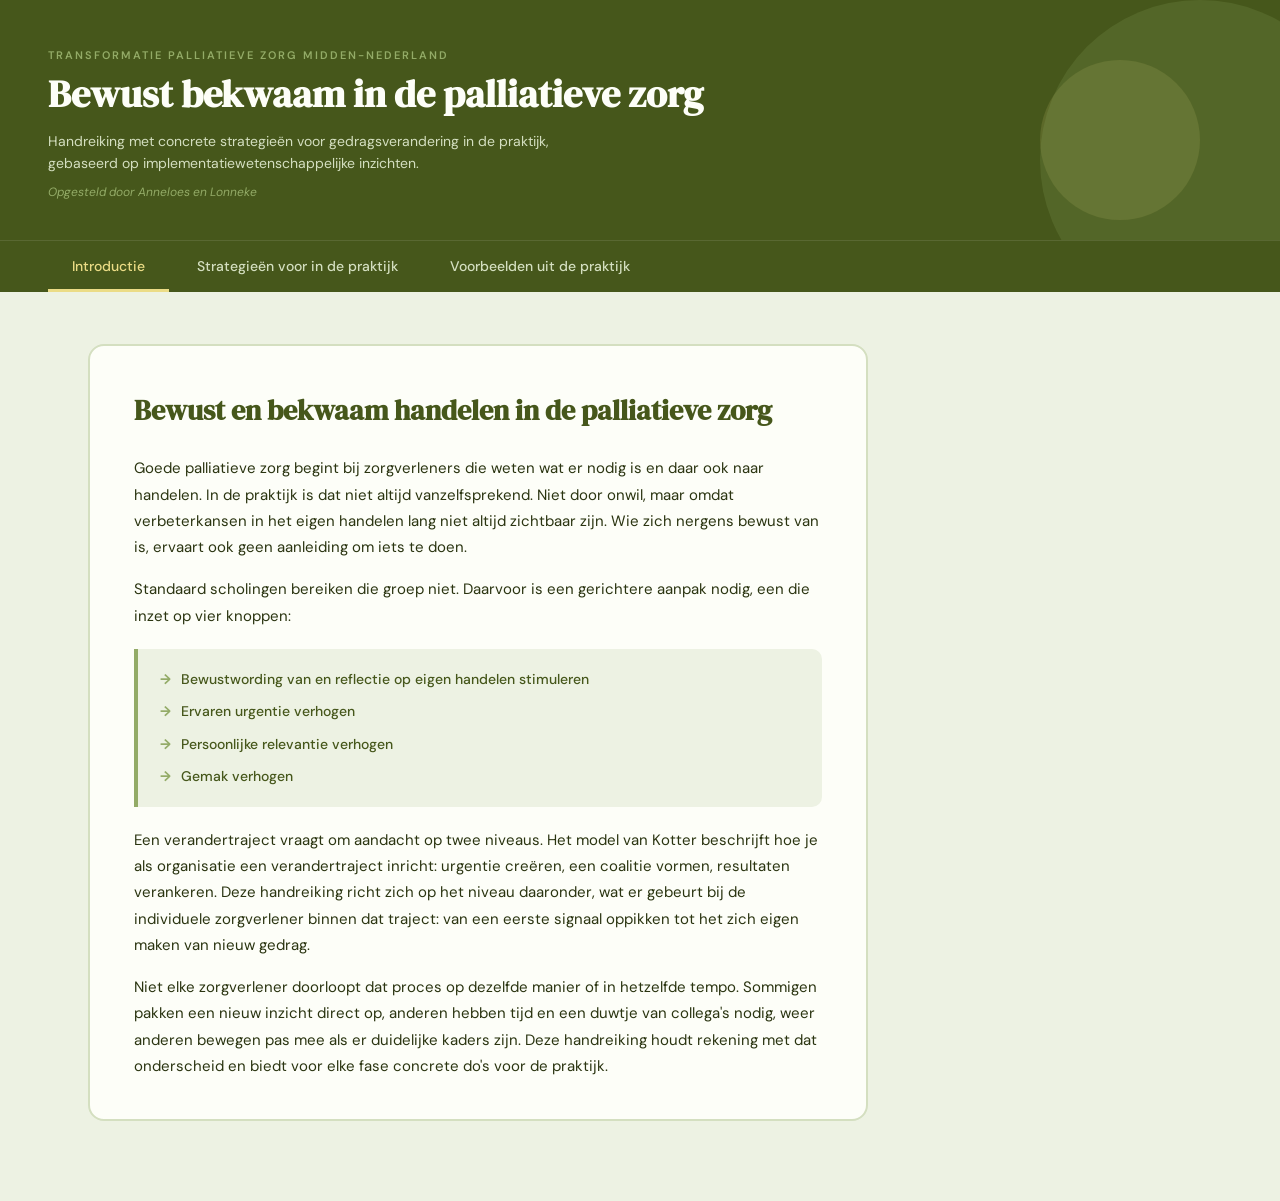
<file: index.html>
<!DOCTYPE html>
<html lang="nl">
<head>
<meta charset="UTF-8">
<meta name="viewport" content="width=device-width, initial-scale=1.0">
<title>Bewust bekwaam in de palliatieve zorg – Handreiking voor transformatieaanjagers</title>
<link rel="stylesheet" href="style.css">
</head>
<body>

<div class="page-header">
  <div class="header-label">Transformatie Palliatieve Zorg Midden-Nederland</div>
  <h1>Bewust bekwaam in de palliatieve zorg</h1>
  <p class="header-sub">Handreiking met concrete strategieën voor gedragsverandering in de praktijk, gebaseerd op implementatiewetenschappelijke inzichten.</p>
  <p class="header-authors">Opgesteld door Anneloes en Lonneke</p>
</div>

<div class="tabs-bar">
  <button class="tab-btn active" onclick="switchTab('intro', this)">Introductie</button>
  <button class="tab-btn" onclick="switchTab('theorie', this)">Strategieën voor in de praktijk</button>
  <button class="tab-btn" onclick="switchTab('voorbeelden', this)">Voorbeelden uit de praktijk</button>
</div>

<!-- ===== INTRO ===== -->
<div class="tab-panel active" id="tab-intro">
  <div class="section-wrap">
    <div class="intro-card">
      <h2>Bewust en bekwaam handelen in de palliatieve zorg</h2>
      <p>Goede palliatieve zorg begint bij zorgverleners die weten wat er nodig is en daar ook naar handelen. In de praktijk is dat niet altijd vanzelfsprekend. Niet door onwil, maar omdat verbeterkansen in het eigen handelen lang niet altijd zichtbaar zijn. Wie zich nergens bewust van is, ervaart ook geen aanleiding om iets te doen.</p>
      <p>Standaard scholingen bereiken die groep niet. Daarvoor is een gerichtere aanpak nodig, een die inzet op vier knoppen:</p>
      <div class="vier-knoppen">
        <ul>
          <li>Bewustwording van en reflectie op eigen handelen stimuleren</li>
          <li>Ervaren urgentie verhogen</li>
          <li>Persoonlijke relevantie verhogen</li>
          <li>Gemak verhogen</li>
        </ul>
      </div>
      <p>Een verandertraject vraagt om aandacht op twee niveaus. Het model van Kotter beschrijft hoe je als organisatie een verandertraject inricht: urgentie creëren, een coalitie vormen, resultaten verankeren. Deze handreiking richt zich op het niveau daaronder, wat er gebeurt bij de individuele zorgverlener binnen dat traject: van een eerste signaal oppikken tot het zich eigen maken van nieuw gedrag.</p>
      <p>Niet elke zorgverlener doorloopt dat proces op dezelfde manier of in hetzelfde tempo. Sommigen pakken een nieuw inzicht direct op, anderen hebben tijd en een duwtje van collega's nodig, weer anderen bewegen pas mee als er duidelijke kaders zijn. Deze handreiking houdt rekening met dat onderscheid en biedt voor elke fase concrete do's voor de praktijk.</p>
    </div>
  </div>
</div>

<!-- ===== THEORETISCH KADER ===== -->
<div class="tab-panel" id="tab-theorie">
  <div class="section-wrap">
    <div class="section-title">
      <div class="section-num">1</div>
      <div>
        <h2>Vijf fasen van gedragsverandering</h2>
        <div class="section-source">Bron: Wensing &amp; Grol (2020), Tabel 10.1, p. 199 – klik op een fase voor barrières en bijpassende do's</div>
      </div>
    </div>

    <div class="fasen-track" id="fasenTrack">
      <div class="fase-card" onclick="toggleFase(0)"><div class="fase-inner"><div class="fase-nr">Fase 1</div><span class="fase-icon">👁️</span><div class="fase-naam">Oriëntatie</div><div class="fase-beschrijving">Iets voor het eerst zien of horen</div></div></div>
      <div class="fase-card" onclick="toggleFase(1)"><div class="fase-inner"><div class="fase-nr">Fase 2</div><span class="fase-icon">🔍</span><div class="fase-naam">Inzicht</div><div class="fase-beschrijving">Eigen gedrag onder de loep</div></div></div>
      <div class="fase-card" onclick="toggleFase(2)"><div class="fase-inner"><div class="fase-nr">Fase 3</div><span class="fase-icon">⚖️</span><div class="fase-naam">Acceptatie</div><div class="fase-beschrijving">Afweging, twijfel overwinnen</div></div></div>
      <div class="fase-card" onclick="toggleFase(3)"><div class="fase-inner"><div class="fase-nr">Fase 4</div><span class="fase-icon">🔄</span><div class="fase-naam">Verandering</div><div class="fase-beschrijving">Daadwerkelijk anders doen</div></div></div>
      <div class="fase-card" onclick="toggleFase(4)"><div class="fase-inner"><div class="fase-nr">Fase 5</div><span class="fase-icon">🏛️</span><div class="fase-naam">Borging</div><div class="fase-beschrijving">Nieuwe gewoonte, ingebed in organisatie</div></div></div>
    </div>

    <div class="fase-detail" id="faseDetail">
      <div class="barriere-sectie">
        <div class="barriere-label">Barrières</div>
        <div class="barriere-tags" id="barriereTags"></div>
      </div>
      <div id="strategieGroepen"></div>
    </div>
    <p class="detail-hint" id="detailHint">Klik op een fase voor barrières en strategieën</p>
  </div>

  <div class="bron-footer">
    <p><strong>Bronnen theoretisch kader:</strong> Wensing, M., &amp; Grol, R. (2020). <em>Improving Patient Care: The Implementation of Change in Health Care</em> (3e editie). Wiley. Hoofdstuk 10, Tabel 10.1 (p. 199) en Tabel 10.2 (p. 202).<br>
    Tabel 10.2 gebaseerd op: Green, L.W., et al. (1989); Grol, R. (1992); Rogers, E.M. (2003). <em>Diffusion of Innovations</em> (5e editie). Free Press.<br>
    <em>Noot: de koppeling tussen strategieën en do's is indicatief. Wensing &amp; Grol (2020, p. 191) benadrukken dat er geen eenduidige één-op-één relatie bestaat tussen barrières en strategieën.</em></p>
  </div>
</div>


<!-- ===== VOORBEELDEN ===== -->
<div class="tab-panel" id="tab-voorbeelden">
  <div class="section-wrap">
    <div class="section-title">
      <div class="section-num">★</div>
      <div>
        <h2>Voorbeelden uit de praktijk</h2>
        <div class="section-source">Ervaringen van instellingen — inspirerend en leerzaam</div>
      </div>
    </div>
    <div class="vb-filters" id="vbFilters"></div>
    <div class="vb-grid" id="vbGrid"></div>

    <div class="vb-inzend-sectie">
      <div class="vb-inzend-header">
        <div>
          <div class="vb-inzend-vraag">Heb je zelf een voorbeeld?</div>
          <div class="vb-inzend-sub">Deel je ervaring — inspirerend of leerzaam</div>
        </div>
        <button class="vb-inzend-btn" onclick="toggleVbForm()">✉ Stuur een voorbeeld in</button>
      </div>
      <div class="vb-inzend-form" id="vbForm">
        <div class="vb-form-grid">
          <div class="vb-form-veld">
            <label>Titel</label>
            <input type="text" id="vbTitel" placeholder="Korte omschrijving van het voorbeeld">
          </div>
          <div class="vb-form-veld">
            <label>Instelling</label>
            <input type="text" id="vbInstelling" placeholder="Naam van de instelling">
          </div>
          <div class="vb-form-veld">
            <label>E-mailadres <span class="vb-form-optioneel">(optioneel, voor contact)</span></label>
            <input type="email" id="vbEmail" placeholder="uw.naam@instelling.nl">
          </div>
          <div class="vb-form-veld">
            <label>Type</label>
            <div class="vb-radio-groep">
              <label><input type="radio" name="vbType" value="inspirerend"> Inspirerend</label>
              <label><input type="radio" name="vbType" value="aandachtspunt"> Aandachtspunt</label>
            </div>
          </div>
          <div class="vb-form-veld">
            <label>Fase</label>
            <select id="vbFase">
              <option value="">Kies een fase...</option>
              <option>Oriëntatie</option>
              <option>Inzicht</option>
              <option>Acceptatie</option>
              <option>Verandering</option>
              <option>Borging</option>
            </select>
          </div>
          <div class="vb-form-veld vb-form-breed">
            <label>Strategie <span class="vb-form-optioneel">(optioneel)</span></label>
            <select id="vbStrategie"></select>
          </div>
          <div class="vb-form-veld vb-form-breed">
            <label>Beschrijving</label>
            <textarea id="vbBeschrijving" rows="4" placeholder="Wat er gebeurde, wat het opleverde of wat je ervan leerde..."></textarea>
          </div>
        </div>
        <div class="vb-form-acties">
          <button class="vb-verzend-btn" onclick="verstuurVoorbeeldMail()">Verstuur via e-mail →</button>
          <button class="vb-annuleer-btn" onclick="toggleVbForm()">Annuleer</button>
        </div>
      </div>
    </div>
  </div>
</div>

<script src="script.js" defer></script>
</body>
</html>
</file>
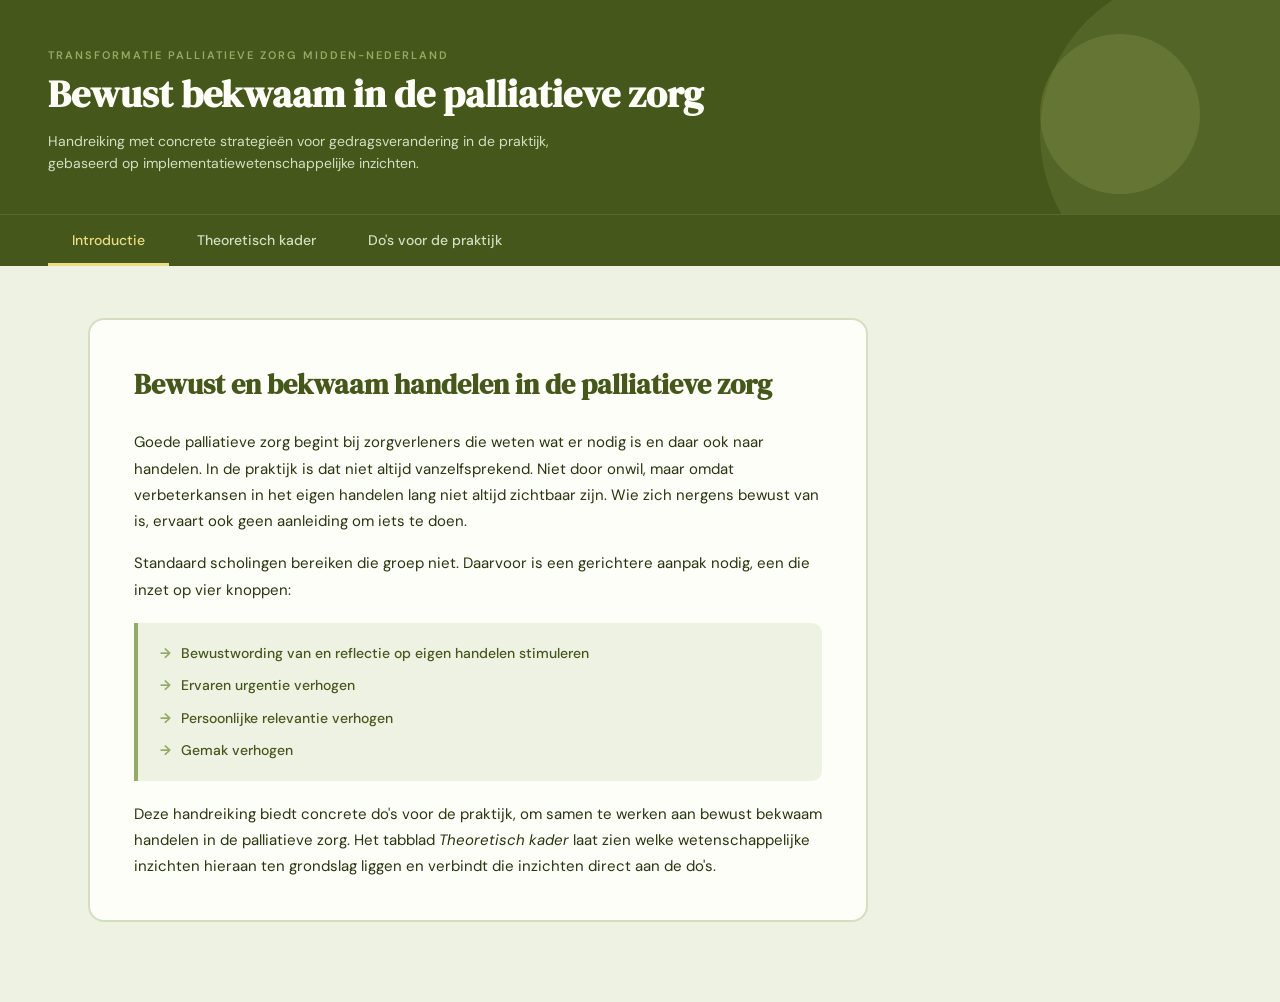
<file: TPZ_handreiking_v3_1.html>
<!DOCTYPE html>
<html lang="nl">
<head>
<meta charset="UTF-8">
<meta name="viewport" content="width=device-width, initial-scale=1.0">
<title>Bewust bekwaam in de palliatieve zorg – Handreiking voor transformatieaanjagers</title>
<style>
  @import url('https://fonts.googleapis.com/css2?family=DM+Serif+Display:ital@0;1&family=DM+Sans:wght@300;400;500;600&display=swap');

  :root {
    --groen-donker: #46571b;
    --groen-licht: #93ab67;
    --geel: #ebdc86;
    --groen-mid: #6a8040;
    --groen-pale: #d4dfc0;
    --groen-xpale: #edf2e3;
    --tekst: #2a3410;
    --wit: #fdfef8;
    --grijs-mid: #9aa085;
    --shadow: rgba(70,87,27,0.15);
    --oranje-pale: #fdf0e8;
    --oranje: #b35c2c;
    --oranje-border: #f0c9a8;
  }

  * { box-sizing: border-box; margin: 0; padding: 0; }
  body { font-family: 'DM Sans', sans-serif; background: var(--groen-xpale); color: var(--tekst); min-height: 100vh; padding: 0 0 80px; }

  /* HEADER */
  .page-header { background: var(--groen-donker); color: var(--wit); padding: 48px 48px 40px; position: relative; overflow: hidden; }
  .page-header::after { content: ''; position: absolute; right: -80px; bottom: -80px; width: 320px; height: 320px; border-radius: 50%; background: var(--groen-licht); opacity: 0.18; }
  .page-header::before { content: ''; position: absolute; right: 80px; bottom: 20px; width: 160px; height: 160px; border-radius: 50%; background: var(--geel); opacity: 0.13; }
  .header-label { font-size: 11px; font-weight: 600; letter-spacing: 2px; text-transform: uppercase; color: var(--groen-licht); margin-bottom: 10px; }
  .page-header h1 { font-family: 'DM Serif Display', serif; font-size: clamp(22px, 3.5vw, 38px); line-height: 1.2; color: var(--wit); max-width: 680px; }
  .header-sub { margin-top: 12px; font-size: 14px; color: var(--groen-pale); max-width: 560px; line-height: 1.6; }

  /* TABS */
  .tabs-bar { background: var(--groen-donker); padding: 0 48px; display: flex; gap: 4px; border-top: 1px solid rgba(255,255,255,0.1); }
  .tab-btn { background: none; border: none; color: var(--groen-pale); font-family: 'DM Sans', sans-serif; font-size: 14px; font-weight: 500; padding: 16px 24px 14px; cursor: pointer; border-bottom: 3px solid transparent; transition: all 0.2s ease; white-space: nowrap; }
  .tab-btn:hover { color: var(--wit); }
  .tab-btn.active { color: var(--geel); border-bottom-color: var(--geel); }
  .tab-panel { display: none; }
  .tab-panel.active { display: block; }

  /* SECTION WRAP */
  .section-wrap { padding: 52px 48px 0; max-width: 1200px; margin: 0 auto; }

  /* INTRO */
  .intro-card { background: var(--wit); border: 2px solid var(--groen-pale); border-radius: 16px; padding: 40px 44px; max-width: 780px; line-height: 1.75; }
  .intro-card h2 { font-family: 'DM Serif Display', serif; font-size: clamp(20px, 2.5vw, 28px); color: var(--groen-donker); margin-bottom: 20px; }
  .intro-card p { font-size: 15px; color: var(--tekst); margin-bottom: 16px; }
  .intro-card p:last-child { margin-bottom: 0; }
  .vier-knoppen { background: var(--groen-xpale); border-left: 4px solid var(--groen-licht); border-radius: 0 10px 10px 0; padding: 18px 22px; margin: 20px 0; }
  .vier-knoppen ul { list-style: none; padding: 0; display: flex; flex-direction: column; gap: 8px; }
  .vier-knoppen li { display: flex; align-items: flex-start; gap: 10px; font-size: 14px; color: var(--groen-donker); font-weight: 500; }
  .vier-knoppen li::before { content: '→'; color: var(--groen-licht); font-weight: 700; flex-shrink: 0; }

  /* SECTION TITLES */
  .section-title { display: flex; align-items: center; gap: 14px; margin-bottom: 32px; }
  .section-num { width: 36px; height: 36px; background: var(--groen-donker); color: var(--geel); border-radius: 50%; display: flex; align-items: center; justify-content: center; font-family: 'DM Serif Display', serif; font-size: 17px; flex-shrink: 0; }
  .section-title h2 { font-family: 'DM Serif Display', serif; font-size: clamp(18px, 2.5vw, 26px); color: var(--groen-donker); }
  .section-source { font-size: 12px; color: var(--grijs-mid); margin-top: 4px; }

  /* FASEN TRACK */
  .fasen-track { display: flex; align-items: stretch; gap: 0; }
  .fase-card { flex: 1; position: relative; cursor: pointer; transition: transform 0.25s ease; }
  .fase-card:hover { transform: translateY(-4px); }
  .fase-card:hover .fase-inner { box-shadow: 0 12px 32px var(--shadow); }
  .fase-inner { background: var(--wit); border: 2px solid var(--groen-pale); border-radius: 12px 4px 4px 12px; padding: 24px 20px 20px; height: 100%; transition: box-shadow 0.25s, border-color 0.25s, background 0.25s; }
  .fase-card:not(:first-child) .fase-inner { border-radius: 4px; }
  .fase-card:last-child .fase-inner { border-radius: 4px 12px 12px 4px; }
  .fase-card:not(:last-child)::after { content: ''; position: absolute; right: -16px; top: 50%; transform: translateY(-50%); z-index: 10; width: 0; height: 0; border-left: 16px solid var(--groen-pale); border-top: 24px solid transparent; border-bottom: 24px solid transparent; transition: border-left-color 0.25s; }
  .fase-card:hover:not(:last-child)::after { border-left-color: var(--groen-licht); }
  .fase-card.active .fase-inner { background: var(--groen-donker); border-color: var(--groen-donker); box-shadow: 0 8px 28px var(--shadow); }
  .fase-card.active:not(:last-child)::after { border-left-color: var(--groen-donker); }
  .fase-nr { font-size: 10px; font-weight: 700; letter-spacing: 1.5px; text-transform: uppercase; color: var(--groen-licht); margin-bottom: 6px; transition: color 0.25s; }
  .fase-card.active .fase-nr { color: var(--geel); }
  .fase-icon { font-size: 32px; margin-bottom: 10px; display: block; line-height: 1; }
  .fase-naam { font-family: 'DM Serif Display', serif; font-size: 16px; color: var(--groen-donker); transition: color 0.25s; }
  .fase-card.active .fase-naam { color: var(--wit); }
  .fase-beschrijving { font-size: 12px; color: var(--grijs-mid); margin-top: 4px; line-height: 1.4; transition: color 0.25s; }
  .fase-card.active .fase-beschrijving { color: var(--groen-pale); }

  /* FASE DETAIL */
  .fase-detail { background: var(--wit); border: 2px solid var(--groen-pale); border-radius: 12px; padding: 28px 32px; margin-top: 12px; display: none; animation: fadeSlide 0.3s ease; }
  .fase-detail.visible { display: block; }
  .detail-hint { text-align: center; font-size: 12px; color: var(--grijs-mid); padding: 16px 0 0; font-style: italic; }

  /* BARRIERE + STRATEGIE COLUMNS */
  .detail-grid { display: grid; grid-template-columns: 1fr 1fr; gap: 24px; }
  .detail-col h4 { font-size: 11px; font-weight: 700; letter-spacing: 1.5px; text-transform: uppercase; margin-bottom: 12px; }
  .detail-col.barriere h4 { color: var(--oranje); }
  .detail-col.strategie h4 { color: var(--groen-mid); }
  .barriere-tags { display: flex; flex-wrap: wrap; gap: 8px; }
  .btag { display: inline-block; padding: 6px 12px; border-radius: 20px; font-size: 13px; background: var(--oranje-pale); color: #8a3d14; border: 1px solid var(--oranje-border); }

  /* STRATEGIE BUTTONS — clickable */
  .strategie-btns { display: flex; flex-direction: column; gap: 8px; }
  .strategie-btn {
    display: flex; align-items: center; justify-content: space-between; gap: 10px;
    background: var(--groen-xpale); border: 2px solid var(--groen-pale);
    border-radius: 10px; padding: 10px 14px;
    cursor: pointer; font-family: 'DM Sans', sans-serif; font-size: 13px;
    color: var(--groen-donker); font-weight: 500; text-align: left;
    transition: all 0.18s ease;
  }
  .strategie-btn:hover { border-color: var(--groen-donker); background: var(--wit); box-shadow: 0 3px 10px var(--shadow); }
  .strategie-btn.active { background: var(--groen-donker); border-color: var(--groen-donker); color: var(--geel); }
  .strategie-btn-arrow { font-size: 12px; flex-shrink: 0; transition: transform 0.18s; }
  .strategie-btn.active .strategie-btn-arrow { transform: rotate(90deg); }
  .strategie-dos-count { font-size: 10px; font-weight: 700; background: var(--groen-pale); color: var(--groen-donker); border-radius: 10px; padding: 2px 7px; flex-shrink: 0; }
  .strategie-btn.active .strategie-dos-count { background: rgba(255,255,255,0.2); color: var(--geel); }

  /* INLINE DOS PANEL below strategie button */
  .strategie-dos-panel {
    display: none; margin-top: 6px; margin-bottom: 4px;
    background: var(--wit); border: 2px solid var(--groen-donker);
    border-radius: 10px; overflow: hidden;
    animation: fadeSlide 0.25s ease;
  }
  .strategie-dos-panel.visible { display: block; }
  .sdp-header { background: var(--groen-donker); padding: 10px 16px; font-size: 11px; font-weight: 700; letter-spacing: 1.5px; text-transform: uppercase; color: var(--geel); }
  .sdp-naar-dos {
    display: inline-flex; align-items: center; gap: 6px; margin: 12px 16px 0;
    font-size: 11px; font-weight: 600; color: var(--groen-mid);
    cursor: pointer; text-decoration: underline; text-underline-offset: 3px;
    transition: color 0.15s;
  }
  .sdp-naar-dos:hover { color: var(--groen-donker); }
  .sdp-kaarten { padding: 12px 16px 16px; display: flex; flex-direction: column; gap: 10px; }

  /* Mini do-kaart inside strategie panel */
  .mini-do-kaart {
    background: var(--groen-xpale); border: 1px solid var(--groen-pale);
    border-radius: 8px; padding: 12px 14px; cursor: pointer;
    transition: all 0.15s ease;
  }
  .mini-do-kaart:hover { border-color: var(--groen-donker); background: var(--wit); }
  .mini-do-kaart.open { border-color: var(--groen-donker); background: var(--wit); }
  .mini-do-header { display: flex; align-items: center; gap: 10px; }
  .mini-do-icon { font-size: 16px; flex-shrink: 0; }
  .mini-do-titel { font-size: 13px; font-weight: 600; color: var(--groen-donker); flex: 1; }
  .mini-do-chevron { font-size: 11px; color: var(--grijs-mid); transition: transform 0.2s; flex-shrink: 0; }
  .mini-do-kaart.open .mini-do-chevron { transform: rotate(180deg); color: var(--groen-donker); }
  .mini-do-body { display: none; margin-top: 10px; padding-top: 10px; border-top: 1px solid var(--groen-pale); }
  .mini-do-kaart.open .mini-do-body { display: block; }
  .mini-do-waarom { font-size: 12px; color: var(--grijs-mid); line-height: 1.55; font-style: italic; margin-bottom: 10px; }
  .mini-do-fasen { display: flex; flex-wrap: wrap; gap: 5px; margin-bottom: 8px; }
  .fase-badge { display: inline-block; padding: 3px 9px; border-radius: 14px; font-size: 11px; font-weight: 600; background: var(--groen-xpale); color: var(--groen-donker); border: 1px solid var(--groen-pale); }
  .mini-do-voorbeeld-label { font-size: 10px; font-weight: 700; letter-spacing: 1.5px; text-transform: uppercase; color: var(--groen-mid); margin-bottom: 6px; }
  .mini-do-voorbeeld { background: var(--groen-xpale); border-radius: 6px; padding: 10px 12px; font-size: 12px; line-height: 1.6; color: var(--tekst); border-left: 3px solid var(--groen-licht); }

  /* GROEPEN */
  .groepen-container { display: grid; grid-template-columns: repeat(3, 1fr); gap: 20px; margin-bottom: 32px; }
  .groep-card { background: var(--wit); border: 2px solid var(--groen-pale); border-radius: 16px; padding: 28px 24px 24px; cursor: pointer; transition: transform 0.22s, box-shadow 0.22s, border-color 0.22s; position: relative; overflow: hidden; }
  .groep-card::before { content: ''; position: absolute; top: 0; left: 0; right: 0; height: 4px; border-radius: 14px 14px 0 0; }
  .groep-card.innovator::before { background: var(--groen-donker); }
  .groep-card.middle::before { background: var(--groen-licht); }
  .groep-card.laggard::before { background: var(--geel); }
  .groep-card:hover { transform: translateY(-5px); box-shadow: 0 14px 36px var(--shadow); border-color: var(--groen-licht); }
  .groep-card.selected { border-color: var(--groen-donker); box-shadow: 0 8px 28px var(--shadow); }
  .groep-card.selected.innovator { background: linear-gradient(160deg, #edf2e3, #f8faee); }
  .groep-card.selected.middle { background: linear-gradient(160deg, #f2f6e8, #f8faf0); }
  .groep-card.selected.laggard { background: linear-gradient(160deg, #fdf9e3, #fefdf5); }
  .groep-badge { display: inline-flex; align-items: center; gap: 6px; padding: 4px 12px; border-radius: 20px; font-size: 11px; font-weight: 700; letter-spacing: 1px; text-transform: uppercase; margin-bottom: 14px; }
  .innovator .groep-badge { background: var(--groen-donker); color: var(--geel); }
  .middle .groep-badge { background: var(--groen-licht); color: var(--groen-donker); }
  .laggard .groep-badge { background: var(--geel); color: var(--groen-donker); }
  .groep-figuur { font-size: 56px; text-align: center; margin: 14px 0; display: block; }
  .groep-naam { font-family: 'DM Serif Display', serif; font-size: 20px; color: var(--groen-donker); margin-bottom: 8px; }
  .groep-motivatie { font-size: 13px; color: var(--grijs-mid); margin-bottom: 16px; line-height: 1.5; }
  .groep-aanpak { border-top: 1px solid var(--groen-pale); padding-top: 14px; display: none; animation: fadeSlide 0.3s ease; }
  .groep-card.selected .groep-aanpak { display: block; }
  .groep-card.selected .groep-aanpak-hint { display: none; }
  .groep-aanpak h5 { font-size: 11px; font-weight: 700; letter-spacing: 1.5px; text-transform: uppercase; color: var(--groen-mid); margin-bottom: 10px; }
  .aanpak-items { display: flex; flex-direction: column; gap: 7px; }
  .aanpak-item { display: flex; align-items: flex-start; gap: 8px; font-size: 13px; line-height: 1.45; color: var(--tekst); }
  .aanpak-item .dot { width: 7px; height: 7px; border-radius: 50%; margin-top: 5px; flex-shrink: 0; }
  .innovator .dot { background: var(--groen-donker); }
  .middle .dot { background: var(--groen-licht); }
  .laggard .dot { background: #c9a820; }
  .groep-aanpak-hint { font-size: 12px; color: var(--grijs-mid); font-style: italic; padding-top: 6px; }
  .vraag-box { background: var(--groen-pale); border-radius: 16px; padding: 32px 36px; display: flex; flex-direction: column; align-items: center; gap: 20px; }
  .vraag-box h3 { font-family: 'DM Serif Display', serif; font-size: 22px; color: var(--geel); text-align: center; }
  .vraag-box p { font-size: 14px; color: var(--groen-pale); text-align: center; max-width: 500px; }
  .vraag-opties { display: flex; gap: 14px; flex-wrap: wrap; justify-content: center; }
  .vraag-btn { background: rgba(255,255,255,0.1); border: 2px solid rgba(255,255,255,0.25); color: var(--wit); padding: 12px 24px; border-radius: 40px; font-family: 'DM Sans', sans-serif; font-size: 14px; font-weight: 600; cursor: pointer; transition: all 0.22s ease; }
  .vraag-btn:hover { background: rgba(255,255,255,0.18); border-color: var(--geel); color: var(--geel); }
  .vraag-btn.actief { background: var(--geel); border-color: var(--geel); color: var(--groen-donker); }
  .vraag-resultaat { background: rgba(255,255,255,0.08); border: 1px solid rgba(255,255,255,0.2); border-radius: 12px; padding: 20px 28px; width: 100%; max-width: 600px; display: none; animation: fadeSlide 0.3s ease; }
  .vraag-resultaat.visible { display: block; }
  .vraag-resultaat h4 { font-size: 12px; font-weight: 700; letter-spacing: 1.5px; text-transform: uppercase; color: var(--groen-licht); margin-bottom: 12px; }
  .vraag-resultaat ul { list-style: none; padding: 0; display: flex; flex-direction: column; gap: 8px; }
  .vraag-resultaat li { display: flex; align-items: flex-start; gap: 10px; font-size: 14px; color: var(--wit); line-height: 1.45; }
  .vraag-resultaat li::before { content: '→'; color: var(--geel); flex-shrink: 0; font-weight: 700; }

  /* DOS TAB */
  .dos-fase-nav { display: flex; gap: 0; margin-bottom: 32px; border-radius: 12px; overflow: hidden; border: 2px solid var(--groen-pale); }
  .dos-fase-btn { flex: 1; background: var(--wit); border: none; border-right: 1px solid var(--groen-pale); padding: 14px 10px; cursor: pointer; font-family: 'DM Sans', sans-serif; font-size: 12px; font-weight: 500; color: var(--grijs-mid); transition: all 0.18s ease; text-align: center; line-height: 1.4; }
  .dos-fase-btn:last-child { border-right: none; }
  .dos-fase-btn:hover { background: var(--groen-xpale); color: var(--groen-donker); }
  .dos-fase-btn.active { background: var(--groen-donker); color: var(--geel); font-weight: 600; }
  .dos-fase-icon { display: block; font-size: 20px; margin-bottom: 4px; }

  .dos-fase-panel { display: none; }
  .dos-fase-panel.active { display: block; }

  .dos-fase-header { margin-bottom: 28px; }
  .dos-fase-header h3 { font-family: 'DM Serif Display', serif; font-size: 22px; color: var(--groen-donker); margin-bottom: 6px; }
  .dos-fase-header p { font-size: 13px; color: var(--grijs-mid); line-height: 1.6; max-width: 680px; }

  .dos-strategie-groep { margin-bottom: 32px; }
  .dos-strategie-label { font-size: 11px; font-weight: 700; letter-spacing: 1.5px; text-transform: uppercase; color: var(--groen-mid); margin-bottom: 12px; display: flex; align-items: center; gap: 8px; }
  .dos-strategie-label::after { content: ''; flex: 1; height: 1px; background: var(--groen-pale); }

  .dos-kaarten { display: grid; grid-template-columns: repeat(auto-fill, minmax(300px, 1fr)); gap: 14px; }
  .do-kaart { background: var(--wit); border: 2px solid var(--groen-pale); border-radius: 14px; overflow: hidden; cursor: pointer; transition: transform 0.2s, box-shadow 0.2s, border-color 0.2s; }
  .do-kaart:hover { transform: translateY(-3px); box-shadow: 0 10px 28px var(--shadow); border-color: var(--groen-licht); }
  .do-kaart.open { border-color: var(--groen-donker); }
  .do-kaart-header { padding: 18px 20px 14px; display: flex; align-items: flex-start; gap: 12px; }
  .do-kaart-icon { width: 36px; height: 36px; border-radius: 9px; background: var(--groen-xpale); display: flex; align-items: center; justify-content: center; font-size: 17px; flex-shrink: 0; }
  .do-kaart.open .do-kaart-icon { background: var(--groen-donker); }
  .do-kaart-titel { font-family: 'DM Serif Display', serif; font-size: 15px; color: var(--groen-donker); line-height: 1.3; flex: 1; }
  .do-kaart-chevron { font-size: 13px; color: var(--grijs-mid); transition: transform 0.25s; flex-shrink: 0; margin-top: 3px; }
  .do-kaart.open .do-kaart-chevron { transform: rotate(180deg); color: var(--groen-donker); }
  .do-kaart-body { display: none; padding: 0 20px 18px; border-top: 1px solid var(--groen-pale); margin: 0 20px; animation: fadeSlide 0.25s ease; }
  .do-kaart.open .do-kaart-body { display: block; padding-top: 14px; }
  .do-kaart-waarom { font-size: 13px; color: var(--grijs-mid); line-height: 1.6; margin-bottom: 12px; font-style: italic; }
  .do-kaart-fasen { display: flex; flex-wrap: wrap; gap: 5px; margin-bottom: 12px; }
  .do-kaart-voorbeeld-label { font-size: 10px; font-weight: 700; letter-spacing: 1.5px; text-transform: uppercase; color: var(--groen-mid); margin-bottom: 6px; }
  .do-kaart-voorbeeld { background: var(--groen-xpale); border-radius: 8px; padding: 11px 13px; font-size: 13px; line-height: 1.6; color: var(--tekst); border-left: 3px solid var(--groen-licht); }

  /* FOOTER */
  .bron-footer { text-align: center; font-size: 12px; color: var(--grijs-mid); padding: 40px 48px 0; max-width: 1200px; margin: 40px auto 0; border-top: 1px solid var(--groen-pale); line-height: 1.7; }
  .bron-footer strong { color: var(--groen-mid); }

  @keyframes fadeSlide { from { opacity: 0; transform: translateY(-8px); } to { opacity: 1; transform: translateY(0); } }

  @media (max-width: 768px) {
    .section-wrap { padding: 32px 20px 0; }
    .page-header { padding: 28px 20px; }
    .tabs-bar { padding: 0 16px; overflow-x: auto; }
    .fasen-track { flex-direction: column; gap: 8px; }
    .fase-card:not(:last-child)::after { display: none; }
    .fase-inner { border-radius: 12px !important; }
    .detail-grid { grid-template-columns: 1fr; }
    .groepen-container { grid-template-columns: 1fr; }
    .dos-fase-nav { flex-wrap: wrap; }
    .dos-fase-btn { flex: 1 1 30%; }
    .dos-kaarten { grid-template-columns: 1fr; }
  }
</style>
</head>
<body>

<div class="page-header">
  <div class="header-label">Transformatie Palliatieve Zorg Midden-Nederland</div>
  <h1>Bewust bekwaam in de palliatieve zorg</h1>
  <p class="header-sub">Handreiking met concrete strategieën voor gedragsverandering in de praktijk, gebaseerd op implementatiewetenschappelijke inzichten.</p>
</div>

<div class="tabs-bar">
  <button class="tab-btn active" onclick="switchTab('intro', this)">Introductie</button>
  <button class="tab-btn" onclick="switchTab('theorie', this)">Theoretisch kader</button>
  <button class="tab-btn" onclick="switchTab('dos', this)">Do's voor de praktijk</button>
</div>

<!-- ===== INTRO ===== -->
<div class="tab-panel active" id="tab-intro">
  <div class="section-wrap">
    <div class="intro-card">
      <h2>Bewust en bekwaam handelen in de palliatieve zorg</h2>
      <p>Goede palliatieve zorg begint bij zorgverleners die weten wat er nodig is en daar ook naar handelen. In de praktijk is dat niet altijd vanzelfsprekend. Niet door onwil, maar omdat verbeterkansen in het eigen handelen lang niet altijd zichtbaar zijn. Wie zich nergens bewust van is, ervaart ook geen aanleiding om iets te doen.</p>
      <p>Standaard scholingen bereiken die groep niet. Daarvoor is een gerichtere aanpak nodig, een die inzet op vier knoppen:</p>
      <div class="vier-knoppen">
        <ul>
          <li>Bewustwording van en reflectie op eigen handelen stimuleren</li>
          <li>Ervaren urgentie verhogen</li>
          <li>Persoonlijke relevantie verhogen</li>
          <li>Gemak verhogen</li>
        </ul>
      </div>
      <p>Deze handreiking biedt concrete do's voor de praktijk, om samen te werken aan bewust bekwaam handelen in de palliatieve zorg. Het tabblad <em>Theoretisch kader</em> laat zien welke wetenschappelijke inzichten hieraan ten grondslag liggen en verbindt die inzichten direct aan de do's.</p>
    </div>
  </div>
</div>

<!-- ===== THEORETISCH KADER ===== -->
<div class="tab-panel" id="tab-theorie">
  <div class="section-wrap">
    <div class="section-title">
      <div class="section-num">1</div>
      <div>
        <h2>Drie subgroepen en hun aanpak</h2>
        <div class="section-source">Bron: Wensing &amp; Grol (2020), Tabel 10.2, p. 202, gebaseerd op Green et al. (1989); Grol (1992); Rogers (2003)</div>
      </div>
    </div>

    <div class="intro-card" style="margin-bottom: 32px; max-width: 100%;">
      <p>Voordat je aan de slag gaat met de fasen en de bijbehorende do's, is het zinvol om te bepalen met <em>wie</em> je te maken hebt. Niet elke zorgverlener reageert op dezelfde manier op verandering. Wensing en Grol (2020) onderscheiden drie subgroepen, elk met een eigen motivatie en een andere aanpak. De groepsindeling is geen oordeel, maar een <strong>voorbereidende lens</strong>: zij helpt je de juiste strategie te kiezen binnen de veranderingsfase waarin iemand zich bevindt.</p>
    </div>

    <div class="groepen-container">
      <div class="groep-card innovator" onclick="selectGroep('innovator', this)">
        <div class="groep-badge">&#x1F31F; Vroege vernieuwers</div><span class="groep-figuur">🧑‍🔬</span>
        <div class="groep-naam">Vroege vernieuwers</div>
        <div style="font-size:11px;color:var(--grijs-mid);font-style:italic;margin-bottom:8px;">ook wel: innovators</div>
        <div class="groep-motivatie">Intrinsiek gemotiveerd. Zien de voordelen zelf en zoeken actief nieuwe kennis op.</div>
        <div class="groep-aanpak-hint">Klik voor de aanpak &#x2193;</div>
        <div class="groep-aanpak"><h5>Passende aanpak</h5><div class="aanpak-items">
          <div class="aanpak-item"><span class="dot"></span><span>Goede informatie en betrouwbare bronnen bieden</span></div>
          <div class="aanpak-item"><span class="dot"></span><span>Geschreven materialen en wetenschappelijke onderbouwing</span></div>
          <div class="aanpak-item"><span class="dot"></span><span>Aansluiting bij eigen professionele nieuwsgierigheid</span></div>
        </div></div>
      </div>
      <div class="groep-card middle" onclick="selectGroep('middle', this)">
        <div class="groep-badge">&#x1F91D; De brede middengroep</div><span class="groep-figuur">👥</span>
        <div class="groep-naam">De brede middengroep</div>
        <div style="font-size:11px;color:var(--grijs-mid);font-style:italic;margin-bottom:8px;">ook wel: middle majority</div>
        <div class="groep-motivatie">Gemotiveerd door groepsgevoel en sociale omgeving. Volgen de norm van de groep.</div>
        <div class="groep-aanpak-hint">Klik voor de aanpak &#x2193;</div>
        <div class="groep-aanpak"><h5>Passende aanpak</h5><div class="aanpak-items">
          <div class="aanpak-item"><span class="dot"></span><span>Vertrouwde collega's en informele voortrekkers inzetten</span></div>
          <div class="aanpak-item"><span class="dot"></span><span>Activiteiten met collega's en terugkoppeling van collega's</span></div>
          <div class="aanpak-item"><span class="dot"></span><span>Lokale bijeenkomsten om gezamenlijk tot afspraken te komen</span></div>
        </div></div>
      </div>
      <div class="groep-card laggard" onclick="selectGroep('laggard', this)">
        <div class="groep-badge">&#x1F6A7; Achterblijvers</div><span class="groep-figuur">🧱</span>
        <div class="groep-naam">Achterblijvers</div>
        <div style="font-size:11px;color:var(--grijs-mid);font-style:italic;margin-bottom:8px;">ook wel: laggards</div>
        <div class="groep-motivatie">Hebben externe druk nodig. Bewegen pas als er duidelijke kaders en consequenties zijn.</div>
        <div class="groep-aanpak-hint">Klik voor de aanpak &#x2193;</div>
        <div class="groep-aanpak"><h5>Passende aanpak</h5><div class="aanpak-items">
          <div class="aanpak-item"><span class="dot"></span><span>Duidelijke regelgeving en onderlinge afspraken</span></div>
          <div class="aanpak-item"><span class="dot"></span><span>Beloningen en consequenties</span></div>
          <div class="aanpak-item"><span class="dot"></span><span>Praktische ondersteuning en duidelijk leiderschap</span></div>
        </div></div>
      </div>
    </div>
    <div class="vraag-box">
      <h3>Wie zijn jouw zorgverleners?</h3>
      <p>Selecteer de groep die het beste past bij jouw situatie om de aanpak te zien. Ga daarna naar de do's voor concrete handelingen per fase.</p>
      <div class="vraag-opties">
        <button class="vraag-btn" onclick="beantwoordVraag('innovator', this)">&#x1F31F; Vroege vernieuwers</button>
        <button class="vraag-btn" onclick="beantwoordVraag('middle', this)">&#x1F91D; Brede middengroep</button>
        <button class="vraag-btn" onclick="beantwoordVraag('laggard', this)">&#x1F6A7; Achterblijvers</button>
        <button class="vraag-btn" onclick="beantwoordVraag('mix', this)">&#x1FA84; Gemengde groep</button>
      </div>
      <div class="vraag-resultaat" id="vraagResultaat">
        <h4 id="resultaatTitel"></h4>
        <ul id="resultaatLijst"></ul>
      </div>
      <button class="vraag-btn" style="margin-top:8px; background: var(--geel); border-color: var(--geel); color: var(--groen-donker);" onclick="switchTab('dos', document.querySelectorAll('.tab-btn')[2])">Ga naar de do's &#x2192;</button>
    </div>
  </div>
  
  <div class="section-wrap">
    <div class="section-title">
      <div class="section-num">2</div>
      <div>
        <h2>Vijf fasen van gedragsverandering</h2>
        <div class="section-source">Bron: Wensing &amp; Grol (2020), Tabel 10.1, p. 199 — klik op een fase, dan op een strategie voor de bijpassende do's</div>
      </div>
    </div>

    <div class="fasen-track" id="fasenTrack">
      <div class="fase-card" onclick="toggleFase(0)"><div class="fase-inner"><div class="fase-nr">Fase 1</div><span class="fase-icon">👁️</span><div class="fase-naam">Oriëntatie</div><div class="fase-beschrijving">Iets voor het eerst zien of horen</div></div></div>
      <div class="fase-card" onclick="toggleFase(1)"><div class="fase-inner"><div class="fase-nr">Fase 2</div><span class="fase-icon">🔍</span><div class="fase-naam">Inzicht</div><div class="fase-beschrijving">Eigen gedrag onder de loep</div></div></div>
      <div class="fase-card" onclick="toggleFase(2)"><div class="fase-inner"><div class="fase-nr">Fase 3</div><span class="fase-icon">⚖️</span><div class="fase-naam">Acceptatie</div><div class="fase-beschrijving">Afweging, twijfel overwinnen</div></div></div>
      <div class="fase-card" onclick="toggleFase(3)"><div class="fase-inner"><div class="fase-nr">Fase 4</div><span class="fase-icon">🔄</span><div class="fase-naam">Verandering</div><div class="fase-beschrijving">Daadwerkelijk anders doen</div></div></div>
      <div class="fase-card" onclick="toggleFase(4)"><div class="fase-inner"><div class="fase-nr">Fase 5</div><span class="fase-icon">🏛️</span><div class="fase-naam">Borging</div><div class="fase-beschrijving">Nieuwe gewoonte, ingebed in organisatie</div></div></div>
    </div>

    <div class="fase-detail" id="faseDetail">
      <div class="detail-grid">
        <div class="detail-col barriere">
          <h4>Barrières</h4>
          <div class="barriere-tags" id="barriereTags"></div>
        </div>
        <div class="detail-col strategie">
          <h4>Strategieën — klik voor bijpassende do's</h4>
          <div class="strategie-btns" id="strategieBtns"></div>
        </div>
      </div>
    </div>
    <p class="detail-hint" id="detailHint">Klik op een fase voor barrières en strategieën</p>
  </div>

  <div class="bron-footer">
    <p><strong>Bronnen theoretisch kader:</strong> Wensing, M., &amp; Grol, R. (2020). <em>Improving Patient Care: The Implementation of Change in Health Care</em> (3e editie). Wiley. Hoofdstuk 10, Tabel 10.1 (p. 199) en Tabel 10.2 (p. 202).<br>
    Tabel 10.2 gebaseerd op: Green, L.W., et al. (1989); Grol, R. (1992); Rogers, E.M. (2003). <em>Diffusion of Innovations</em> (5e editie). Free Press.<br>
    <em>Noot: de koppeling tussen strategieën en do's is indicatief. Wensing &amp; Grol (2020, p. 191) benadrukken dat er geen eenduidige één-op-één relatie bestaat tussen barrières en strategieën.</em></p>
  </div>
</div>

<!-- ===== DO'S TAB ===== -->
<div class="tab-panel" id="tab-dos">
  <div class="section-wrap">
    <div class="dos-fase-nav" id="dosFaseNav">
      <button class="dos-fase-btn active" onclick="switchDosFase(0, this)"><span class="dos-fase-icon">👁️</span>Oriëntatie</button>
      <button class="dos-fase-btn" onclick="switchDosFase(1, this)"><span class="dos-fase-icon">🔍</span>Inzicht</button>
      <button class="dos-fase-btn" onclick="switchDosFase(2, this)"><span class="dos-fase-icon">⚖️</span>Acceptatie</button>
      <button class="dos-fase-btn" onclick="switchDosFase(3, this)"><span class="dos-fase-icon">🔄</span>Verandering</button>
      <button class="dos-fase-btn" onclick="switchDosFase(4, this)"><span class="dos-fase-icon">🏛️</span>Borging</button>
    </div>
    <div id="dosFasePanels"></div>
  </div>
</div>

<script>
// ===== DATA =====

const faseNamen = ['Oriëntatie','Inzicht','Acceptatie','Verandering','Borging'];
const faseIconen = ['👁️','🔍','⚖️','🔄','🏛️'];
const faseBeschrijvingen = [
  'De zorgverlener is nog niet bekend met de innovatie of ziet er geen aanleiding in.',
  'De zorgverlener heeft kennis nodig en moet inzicht krijgen in het eigen handelen.',
  'De zorgverlener weegt voor- en nadelen af en moet overtuigd worden van de haalbaarheid.',
  'De zorgverlener is bereid maar ondervindt praktische belemmeringen bij het daadwerkelijk anders doen.',
  'Het nieuwe gedrag moet ingebed worden zodat terugval wordt voorkomen.'
];

// Alle do's
const alleDos = [
  {
    id: 'communicatie', icon: '📡',
    titel: 'Breng samen met je communicatieadviseur de kanalen in kaart',
    waarom: 'Korte, gerichte berichten via de juiste kanalen bereiken zorgverleners die je via directe weg niet bereikt. Een communicatieadviseur kent de interne en externe kanalen en doelgroepen van de organisatie.',
    fasen: [0],
    voorbeeld: 'Bespreek met je communicatieadviseur welke interne kanalen (nieuwsbrief, intranet, teamoverleg) en externe kanalen beschikbaar zijn om het thema palliatieve zorg onder de aandacht te brengen.'
  },
  {
    id: 'naar-zorgverlener', icon: '🚶',
    titel: 'Ga naar de zorgverlener toe',
    waarom: 'De zorgverlener hoeft niets extra\'s te doen. Het thema komt naar waar de professional al is.',
    fasen: [0,1],
    voorbeeld: 'Sluit met informatie over het beoogde zorgsysteem aan bij een scholing die de zorgverleners toch al volgen.'
  },
  {
    id: 'open-vraag', icon: '❓',
    titel: 'Stel de open vraag',
    waarom: 'Een goede vraag zet iemand aan het denken over eigen handelen zonder weerstand op te roepen. Informatie geven raakt de ander minder.',
    fasen: [0,1],
    voorbeeld: '\'Wanneer heb jij voor het laatst een patiënt gemarkeerd?\' of \'Hoe weet jij of een patiënt al een aanspreekpunt heeft?\''
  },
  {
    id: 'patientverhalen', icon: '💬',
    titel: 'Gebruik patiëntverhalen en naastesverhalen',
    waarom: 'Emotie opent wat ratio sluit. Herkenbare verhalen doorbreken verdedigingsmechanismen die abstracte informatie niet doorbreekt.',
    fasen: [0,1],
    voorbeeld: 'Deel het verhaal van een naaste die beschrijft hoe het gemis van een vast aanspreekpunt voelde. Gebruik materiaal uit \'Een kwestie van geluk\'.'
  },
  {
    id: 'spiegeldata', icon: '📈',
    titel: 'Bied spiegeldata aan op teamniveau',
    waarom: 'Concrete data over het eigen team maakt een probleem onmiskenbaar zonder persoonlijk aanvallend te zijn.',
    fasen: [1,2],
    voorbeeld: 'Laat zien hoeveel patiënten in dit team tijdig gemarkeerd zijn, afgezet tegen de regionale cijfers. Gebruik dit als gespreksopener, niet als aanklacht.'
  },
  {
    id: 'feedback', icon: '🤝',
    titel: 'Geef directe, veilige feedback na een concreet moment',
    waarom: 'Feedback op gedrag dat net heeft plaatsgevonden is het meest effectief. Veiligheid is voorwaarde: zonder veiligheid roept het weerstand op.',
    fasen: [1,3],
    voorbeeld: 'Na een MDO vraagt de transformatieaanjager: \'Ik zag dat patiënt X aan de orde was. Hoe kijk jij naar de fase waarin die patiënt zit?\''
  },
  {
    id: 'casuistiek', icon: '🩺',
    titel: 'Gebruik casuïstiek als leermiddel',
    waarom: 'Concrete gevallen maken het abstracte zorgsysteem herkenbaar. Herkenning in de eigen praktijk werkt sterker dan theorie.',
    fasen: [1,2],
    voorbeeld: 'Breng in een MDO een casus in met de vraag: \'Op welk moment had hier de palliatieve fase gemarkeerd kunnen worden?\''
  },
  {
    id: 'rolmodel', icon: '🌟',
    titel: 'Zet een directe collega in als rolmodel',
    waarom: 'Identificatie en nabootsing: als iemand zoals ik het ook doet, moet er iets goeds in zitten.',
    fasen: [0,2],
    voorbeeld: 'Een huisarts vertelt hoe zij ertoe kwam PZP-gesprekken te voeren en wat dat opleverde voor haar patiënten.'
  },
  {
    id: 'ambassadeur', icon: '📣',
    titel: 'Activeer een lokale aandachtsvelder of ambassadeur',
    waarom: 'Een collega die structureel aanwezig is houdt het thema levend in het team, ook als de transformatieaanjager er niet bij is.',
    fasen: [0,2],
    voorbeeld: 'Identificeer in een team de meest enthousiaste verpleegkundige over palliatieve zorg en ondersteun haar om die rol informeel op te pakken.'
  },
  {
    id: 'sociale-norm', icon: '📊',
    titel: 'Maak de sociale norm zichtbaar',
    waarom: 'Mensen willen niet afwijken van wat anderen zoals zij doen. Als de norm verschuift, verschuift het gedrag mee.',
    fasen: [2],
    voorbeeld: 'Deel in een teambijeenkomst welke organisaties in de regio al werken met een casemanager palliatieve zorg en wat dat oplevert.'
  },
  {
    id: 'waarden', icon: '🎯',
    titel: 'Verbind aan persoonlijk voordeel of waarden',
    waarom: 'Aansluitend bij wat de professional zelf belangrijk vindt verlaagt weerstand en verhoogt intrinsieke motivatie.',
    fasen: [2,3],
    voorbeeld: 'Benadruk hoe betere palliatieve zorg werkdruk verlaagt, werkvoldoening vergroot en onnodige spoedmomenten voorkomt.'
  },
  {
    id: 'groter-doel', icon: '🌿',
    titel: 'Verbind aan het grotere doel',
    waarom: 'Zorgverleners die zich verbinden aan een hoger doel zijn intrinsiek gemotiveerder en veerkrachtiger bij obstakels.',
    fasen: [2,3],
    voorbeeld: 'Sluit een gesprek af met: \'Waar doen we het eigenlijk voor?\' en koppel dat aan de centrale ambitie: van een kwestie van geluk naar een staat van vertrouwen.'
  },
  {
    id: 'routine', icon: '⚓',
    titel: 'Koppel nieuw gedrag aan een vaste routine',
    waarom: 'Gedrag gekoppeld aan een bestaand ritueel kost minder mentale energie en beklijft beter.',
    fasen: [3,4],
    voorbeeld: 'Spreek af dat in elk wekelijks teamoverleg één patiënt wordt besproken aan de hand van de surprise question.'
  },
  {
    id: 'drempel', icon: '🗺️',
    titel: 'Verlaag de zoek- en handelingsdrempel',
    waarom: 'Als het gewenste gedrag minder moeite kost, wordt het vaker vertoond, ook zonder sterke intrinsieke motivatie.',
    fasen: [3],
    voorbeeld: 'Zorg voor een eenvoudig vindbaar overzicht met het telefoonnummer van het PTMN, zodat raadplegen geen zoekwerk kost.'
  },
  {
    id: 'expertise', icon: '📞',
    titel: 'Zorg voor laagdrempelige toegang tot expertise',
    waarom: 'Zorgverleners die twijfelen schakelen geen hulp in als dat moeite kost. Drempelvrije consultatie verlaagt de actiedrempel.',
    fasen: [3],
    voorbeeld: 'Maak de consultatiemogelijkheid van het PTMN actief bekend in het team, niet via een mail maar via een concreet moment: \'Bel eens, ik ben er ook bij.\''
  },
  {
    id: 'structuur', icon: '🏗️',
    titel: 'Verankering in structuur en werkprocessen',
    waarom: 'Gedrag ingebed in structuur is minder afhankelijk van individuele motivatie.',
    fasen: [3,4],
    voorbeeld: 'Zorg dat markering een vast onderdeel wordt van het opname- of overdrachtsformulier, zodat het standaard uitgevraagd wordt.'
  },
];

// Strategieën per fase, met gekoppelde do-id's
const fasenData = [
  {
    naam: 'Oriëntatie',
    barrières: ['Niet bekend met de innovatie','Geen interesse of gevoel van urgentie'],
    strategieën: [
      { label: 'Korte berichten via alle kanalen', dos: ['communicatie'] },
      { label: 'Persoonlijke benadering', dos: ['naar-zorgverlener','ambassadeur','rolmodel'] },
      { label: 'Confrontatie met eigen prestaties', dos: ['open-vraag','patientverhalen'] },
    ]
  },
  {
    naam: 'Inzicht',
    barrières: ['Geen kennis of begrip','Geen zelfinzicht of overschatting van eigen prestaties'],
    strategieën: [
      { label: 'Heldere instructiematerialen en herhaling', dos: ['naar-zorgverlener','patientverhalen'] },
      { label: 'Audit, peer review en feedback', dos: ['spiegeldata','feedback','casuistiek'] },
    ]
  },
  {
    naam: 'Acceptatie',
    barrières: ['Negatieve houding of twijfel','Niet bereid of niet vertrouwend op eigen mogelijkheden'],
    strategieën: [
      { label: 'Lokale discussie en consensus', dos: ['sociale-norm','spiegeldata'] },
      { label: 'Betrek opinion leaders', dos: ['rolmodel','ambassadeur'] },
      { label: 'Demonstreer haalbaarheid via collega\'s', dos: ['waarden','groter-doel','sociale-norm'] },
    ]
  },
  {
    naam: 'Verandering',
    barrières: ['Geen tijd of vaardigheden','Innovatie past niet in bestaand werkproces'],
    strategieën: [
      { label: 'Extra ondersteuning en training', dos: ['expertise','drempel','waarden'] },
      { label: 'Herinrichting van zorgprocessen', dos: ['structuur','routine'] },
      { label: 'Feedback en begeleiding', dos: ['feedback','groter-doel'] },
    ]
  },
  {
    naam: 'Borging',
    barrières: ['Terugval in oud gedrag','Innovatie niet ingebed in de organisatie'],
    strategieën: [
      { label: 'Monitoring, feedback en reminders', dos: ['spiegeldata','feedback'] },
      { label: 'Integratie in protocollen en zorgplannen', dos: ['structuur','routine'] },
    ]
  },
];

// ===== TABS =====
function switchTab(id, btn) {
  document.querySelectorAll('.tab-panel').forEach(p => p.classList.remove('active'));
  document.querySelectorAll('.tab-btn').forEach(b => b.classList.remove('active'));
  document.getElementById('tab-' + id).classList.add('active');
  btn.classList.add('active');
}

// ===== FASEN =====
let activeFase = null;
let activeStrategie = null;

function toggleFase(idx) {
  const cards = document.querySelectorAll('.fase-card');
  const detail = document.getElementById('faseDetail');
  const hint = document.getElementById('detailHint');

  if (activeFase === idx) {
    cards[idx].classList.remove('active');
    detail.classList.remove('visible');
    hint.style.display = 'block';
    activeFase = null;
    activeStrategie = null;
    return;
  }

  cards.forEach(c => c.classList.remove('active'));
  cards[idx].classList.add('active');
  activeFase = idx;
  activeStrategie = null;

  const data = fasenData[idx];
  document.getElementById('barriereTags').innerHTML =
    data.barrières.map(b => `<span class="btag">${b}</span>`).join('');

  // Build strategie buttons
  document.getElementById('strategieBtns').innerHTML = data.strategieën.map((s, si) => `
    <div>
      <button class="strategie-btn" onclick="toggleStrategie(${idx}, ${si}, this)">
        <span>${s.label}</span>
        <div style="display:flex;align-items:center;gap:6px;">
          <span class="strategie-dos-count">${s.dos.length} do's</span>
          <span class="strategie-btn-arrow">&#x25BA;</span>
        </div>
      </button>
      <div class="strategie-dos-panel" id="sdp-${idx}-${si}">
        <div class="sdp-header">${s.label}</div>
        <div style="padding: 14px 16px 16px; display: flex; flex-direction: column; gap: 10px;">
          <p style="font-size:13px; color:var(--tekst); line-height:1.6; margin:0;">Deze strategie omvat <strong>${s.dos.length} concrete do's</strong>. Bekijk ze in het tabblad <em>Do's voor de praktijk</em>, gefilterd op de bijbehorende fase.</p>
          <button onclick="naarDosTab(${idx})" style="display:inline-flex;align-items:center;gap:8px;background:var(--groen-donker);border:none;color:var(--geel);font-family:'DM Sans',sans-serif;font-size:13px;font-weight:600;padding:10px 18px;border-radius:8px;cursor:pointer;">Bekijk do's voor fase ${idx+1} &#x2192;</button>
        </div>
      </div>
    </div>
  `).join('');

  detail.classList.add('visible');
  hint.style.display = 'none';
}

function toggleStrategie(faseIdx, si, btn) {
  const panelId = `sdp-${faseIdx}-${si}`;
  const panel = document.getElementById(panelId);
  const allBtns = document.querySelectorAll('.strategie-btn');
  const allPanels = document.querySelectorAll('.strategie-dos-panel');

  const isOpen = panel.classList.contains('visible');

  allBtns.forEach(b => b.classList.remove('active'));
  allPanels.forEach(p => p.classList.remove('visible'));

  if (!isOpen) {
    btn.classList.add('active');
    panel.classList.add('visible');
  }
}

function toggleMiniDo(kaart) {
  kaart.classList.toggle('open');
}

// ===== DOS TAB =====
let activeDosFase = 0;

function buildDosPanels() {
  const container = document.getElementById('dosFasePanels');
  container.innerHTML = fasenData.map((fase, fi) => {
    const panelHtml = fase.strategieën.map(s => {
      const dosHtml = s.dos.map(doId => {
        const d = alleDos.find(x => x.id === doId);
        if (!d) return '';
        const faseBadges = d.fasen.map(f => `<span class="fase-badge">${faseIconen[f]} ${faseNamen[f]}</span>`).join('');
        return `
          <div class="do-kaart" onclick="toggleDoKaart(this)">
            <div class="do-kaart-header">
              <div class="do-kaart-icon">${d.icon}</div>
              <div class="do-kaart-titel">${d.titel}</div>
              <div class="do-kaart-chevron">&#x25BC;</div>
            </div>
            <div class="do-kaart-body">
              <div class="do-kaart-waarom">${d.waarom}</div>
              <div class="do-kaart-fasen">${faseBadges}</div>
              <div class="do-kaart-voorbeeld-label">Voorbeeld</div>
              <div class="do-kaart-voorbeeld">${d.voorbeeld}</div>
            </div>
          </div>`;
      }).join('');
      return `
        <div class="dos-strategie-groep">
          <div class="dos-strategie-label">${s.label}</div>
          <div class="dos-kaarten">${dosHtml}</div>
        </div>`;
    }).join('');

    return `
      <div class="dos-fase-panel${fi === 0 ? ' active' : ''}" id="dos-fase-${fi}">
        <div class="dos-fase-header">
          <h3>${faseIconen[fi]} ${fase.naam}</h3>
          <p>${faseBeschrijvingen[fi]}</p>
        </div>
        ${panelHtml}
      </div>`;
  }).join('');
}

function switchDosFase(idx, btn) {
  document.querySelectorAll('.dos-fase-panel').forEach(p => p.classList.remove('active'));
  document.querySelectorAll('.dos-fase-btn').forEach(b => b.classList.remove('active'));
  document.getElementById('dos-fase-' + idx).classList.add('active');
  btn.classList.add('active');
  activeDosFase = idx;
}

function naarDosTab(faseIdx) {
  // Switch to dos tab
  document.querySelectorAll('.tab-panel').forEach(p => p.classList.remove('active'));
  document.querySelectorAll('.tab-btn').forEach(b => b.classList.remove('active'));
  document.getElementById('tab-dos').classList.add('active');
  document.querySelectorAll('.tab-btn')[2].classList.add('active');
  // Switch to correct fase
  const btn = document.querySelectorAll('.dos-fase-btn')[faseIdx];
  switchDosFase(faseIdx, btn);
  setTimeout(() => document.getElementById('tab-dos').scrollIntoView({ behavior: 'smooth', block: 'start' }), 100);
}

function toggleDoKaart(kaart) {
  kaart.classList.toggle('open');
}

// ===== GROEPEN =====
const groepData = {
  innovator: { titel: 'Aanpak voor vroege vernieuwers', items: ['Bied goede informatie en betrouwbare wetenschappelijke bronnen','Gebruik geschreven materialen en onderbouwde documentatie','Sluit aan bij hun intrinsieke motivatie en professionele nieuwsgierigheid'] },
  middle: { titel: 'Aanpak voor de brede middengroep', items: ['Zet vertrouwde collega\'s en informele voortrekkers in','Organiseer activiteiten met collega\'s en faciliteer terugkoppeling van collega\'s','Houd lokale bijeenkomsten om gezamenlijk tot afspraken te komen'] },
  laggard: { titel: 'Aanpak voor achterblijvers', items: ['Stel duidelijke regelgeving en onderlinge afspraken op','Werk met beloningen en consequenties','Bied praktische ondersteuning en zorg voor duidelijk leiderschap'] },
  mix: { titel: 'Aanpak voor een gemengde groep', items: ['Zet voor vroege vernieuwers in op informatie en bronnen','Gebruik voor de brede middengroep vertrouwde collega\'s en lokale bijeenkomsten','Geef achterblijvers duidelijke kaders, ondersteuning en consequenties','Differentieer je strategie en pas de inzet aan per subgroep'] }
};
let activeVraagBtn = null;

function selectGroep(type, el) {
  document.querySelectorAll('.groep-card').forEach(c => c.classList.remove('selected'));
  el.classList.add('selected');
}

function beantwoordVraag(type, btn) {
  if (activeVraagBtn) activeVraagBtn.classList.remove('actief');
  if (activeVraagBtn === btn) {
    activeVraagBtn = null;
    document.getElementById('vraagResultaat').classList.remove('visible');
    document.querySelectorAll('.groep-card').forEach(c => c.classList.remove('selected'));
    return;
  }
  btn.classList.add('actief'); activeVraagBtn = btn;
  document.querySelectorAll('.groep-card').forEach(c => c.classList.remove('selected'));
  if (type !== 'mix') { const k = document.querySelector('.groep-card.' + type); if (k) k.classList.add('selected'); }
  else document.querySelectorAll('.groep-card').forEach(c => c.classList.add('selected'));
  const data = groepData[type];
  document.getElementById('resultaatTitel').textContent = data.titel;
  document.getElementById('resultaatLijst').innerHTML = data.items.map(i => `<li>${i}</li>`).join('');
  document.getElementById('vraagResultaat').classList.add('visible');
}

// Init
buildDosPanels();
</script>
</body>
</html>
</file>
<file: style.css>
@import url('https://fonts.googleapis.com/css2?family=DM+Serif+Display:ital@0;1&family=DM+Sans:wght@300;400;500;600&display=swap');

:root {
  --groen-donker: #46571b;
  --groen-licht: #93ab67;
  --geel: #ebdc86;
  --groen-mid: #6a8040;
  --groen-pale: #d4dfc0;
  --groen-xpale: #edf2e3;
  --tekst: #2a3410;
  --wit: #fdfef8;
  --grijs-mid: #9aa085;
  --shadow: rgba(70,87,27,0.15);
  --oranje-pale: #fdf0e8;
  --oranje: #b35c2c;
  --oranje-border: #f0c9a8;
}

* { box-sizing: border-box; margin: 0; padding: 0; }
body { font-family: 'DM Sans', sans-serif; background: var(--groen-xpale); color: var(--tekst); min-height: 100vh; padding: 0 0 80px; }

/* HEADER */
.page-header { background: var(--groen-donker); color: var(--wit); padding: 48px 48px 40px; position: relative; overflow: hidden; }
.page-header::after { content: ''; position: absolute; right: -80px; bottom: -80px; width: 320px; height: 320px; border-radius: 50%; background: var(--groen-licht); opacity: 0.18; }
.page-header::before { content: ''; position: absolute; right: 80px; bottom: 20px; width: 160px; height: 160px; border-radius: 50%; background: var(--geel); opacity: 0.13; }
.header-label { font-size: 11px; font-weight: 600; letter-spacing: 2px; text-transform: uppercase; color: var(--groen-licht); margin-bottom: 10px; }
.page-header h1 { font-family: 'DM Serif Display', serif; font-size: clamp(22px, 3.5vw, 38px); line-height: 1.2; color: var(--wit); max-width: 680px; }
.header-sub { margin-top: 12px; font-size: 14px; color: var(--groen-pale); max-width: 560px; line-height: 1.6; }
.header-authors { margin-top: 10px; font-size: 12px; color: var(--groen-licht); font-style: italic; }

/* TABS */
.tabs-bar { background: var(--groen-donker); padding: 0 48px; display: flex; gap: 4px; border-top: 1px solid rgba(255,255,255,0.1); }
.tab-btn { background: none; border: none; color: var(--groen-pale); font-family: 'DM Sans', sans-serif; font-size: 14px; font-weight: 500; padding: 16px 24px 14px; cursor: pointer; border-bottom: 3px solid transparent; transition: all 0.2s ease; white-space: nowrap; }
.tab-btn:hover { color: var(--wit); }
.tab-btn.active { color: var(--geel); border-bottom-color: var(--geel); }
.tab-panel { display: none; }
.tab-panel.active { display: block; }

/* SECTION WRAP */
.section-wrap { padding: 52px 48px 0; max-width: 1200px; margin: 0 auto; }

/* INTRO */
.intro-card { background: var(--wit); border: 2px solid var(--groen-pale); border-radius: 16px; padding: 40px 44px; max-width: 780px; line-height: 1.75; }
.intro-card h2 { font-family: 'DM Serif Display', serif; font-size: clamp(20px, 2.5vw, 28px); color: var(--groen-donker); margin-bottom: 20px; }
.intro-card p { font-size: 15px; color: var(--tekst); margin-bottom: 16px; }
.intro-card p:last-child { margin-bottom: 0; }
.vier-knoppen { background: var(--groen-xpale); border-left: 4px solid var(--groen-licht); border-radius: 0 10px 10px 0; padding: 18px 22px; margin: 20px 0; }
.vier-knoppen ul { list-style: none; padding: 0; display: flex; flex-direction: column; gap: 8px; }
.vier-knoppen li { display: flex; align-items: flex-start; gap: 10px; font-size: 14px; color: var(--groen-donker); font-weight: 500; }
.vier-knoppen li::before { content: '→'; color: var(--groen-licht); font-weight: 700; flex-shrink: 0; }

/* SECTION TITLES */
.section-title { display: flex; align-items: center; gap: 14px; margin-bottom: 32px; }
.section-num { width: 36px; height: 36px; background: var(--groen-donker); color: var(--geel); border-radius: 50%; display: flex; align-items: center; justify-content: center; font-family: 'DM Serif Display', serif; font-size: 17px; flex-shrink: 0; }
.section-title h2 { font-family: 'DM Serif Display', serif; font-size: clamp(18px, 2.5vw, 26px); color: var(--groen-donker); }
.section-source { font-size: 12px; color: var(--grijs-mid); margin-top: 4px; }

/* FASEN TRACK */
.fasen-track { display: flex; align-items: stretch; gap: 0; }
.fase-card { flex: 1; position: relative; cursor: pointer; transition: transform 0.25s ease; }
.fase-card:hover { transform: translateY(-4px); }
.fase-card:hover .fase-inner { box-shadow: 0 12px 32px var(--shadow); }
.fase-inner { background: var(--wit); border: 2px solid var(--groen-pale); border-radius: 12px 4px 4px 12px; padding: 24px 20px 20px; height: 100%; transition: box-shadow 0.25s, border-color 0.25s, background 0.25s; }
.fase-card:not(:first-child) .fase-inner { border-radius: 4px; }
.fase-card:last-child .fase-inner { border-radius: 4px 12px 12px 4px; }
.fase-card:not(:last-child)::after { content: ''; position: absolute; right: -16px; top: 50%; transform: translateY(-50%); z-index: 10; width: 0; height: 0; border-left: 16px solid var(--groen-pale); border-top: 24px solid transparent; border-bottom: 24px solid transparent; transition: border-left-color 0.25s; }
.fase-card:hover:not(:last-child)::after { border-left-color: var(--groen-licht); }
.fase-card.active .fase-inner { background: var(--groen-donker); border-color: var(--groen-donker); box-shadow: 0 8px 28px var(--shadow); }
.fase-card.active:not(:last-child)::after { border-left-color: var(--groen-donker); }
.fase-nr { font-size: 10px; font-weight: 700; letter-spacing: 1.5px; text-transform: uppercase; color: var(--groen-licht); margin-bottom: 6px; transition: color 0.25s; }
.fase-card.active .fase-nr { color: var(--geel); }
.fase-icon { font-size: 32px; margin-bottom: 10px; display: block; line-height: 1; }
.fase-naam { font-family: 'DM Serif Display', serif; font-size: 16px; color: var(--groen-donker); transition: color 0.25s; }
.fase-card.active .fase-naam { color: var(--wit); }
.fase-beschrijving { font-size: 12px; color: var(--grijs-mid); margin-top: 4px; line-height: 1.4; transition: color 0.25s; }
.fase-card.active .fase-beschrijving { color: var(--groen-pale); }

/* FASE DETAIL */
.fase-detail { background: var(--wit); border: 2px solid var(--groen-pale); border-radius: 12px; padding: 28px 32px; margin-top: 12px; display: none; animation: fadeSlide 0.3s ease; }
.fase-detail.visible { display: block; }
.detail-hint { text-align: center; font-size: 12px; color: var(--grijs-mid); padding: 16px 0 0; font-style: italic; }

/* BARRIERE SECTIE */
.barriere-sectie { margin-bottom: 28px; padding-bottom: 24px; border-bottom: 1px solid var(--groen-pale); }
.barriere-label { font-size: 11px; font-weight: 700; letter-spacing: 1.5px; text-transform: uppercase; color: var(--oranje); margin-bottom: 12px; }
.barriere-tags { display: flex; flex-wrap: wrap; gap: 8px; }
.btag { display: inline-block; padding: 6px 12px; border-radius: 20px; font-size: 13px; background: var(--oranje-pale); color: #8a3d14; border: 1px solid var(--oranje-border); }
.fase-badge { display: inline-block; padding: 3px 9px; border-radius: 14px; font-size: 11px; font-weight: 600; background: var(--groen-xpale); color: var(--groen-donker); border: 1px solid var(--groen-pale); }

/* GROEPEN */
.groepen-container { display: grid; grid-template-columns: repeat(3, 1fr); gap: 20px; margin-bottom: 32px; }
.groep-card { background: var(--wit); border: 2px solid var(--groen-pale); border-radius: 16px; padding: 28px 24px 24px; cursor: pointer; transition: transform 0.22s, box-shadow 0.22s, border-color 0.22s; position: relative; overflow: hidden; }
.groep-card::before { content: ''; position: absolute; top: 0; left: 0; right: 0; height: 4px; border-radius: 14px 14px 0 0; }
.groep-card.innovator::before { background: var(--groen-donker); }
.groep-card.middle::before { background: var(--groen-licht); }
.groep-card.laggard::before { background: var(--geel); }
.groep-card:hover { transform: translateY(-5px); box-shadow: 0 14px 36px var(--shadow); border-color: var(--groen-licht); }
.groep-card.selected { border-color: var(--groen-donker); box-shadow: 0 8px 28px var(--shadow); }
.groep-card.selected.innovator { background: linear-gradient(160deg, #edf2e3, #f8faee); }
.groep-card.selected.middle { background: linear-gradient(160deg, #f2f6e8, #f8faf0); }
.groep-card.selected.laggard { background: linear-gradient(160deg, #fdf9e3, #fefdf5); }
.groep-badge { display: inline-flex; align-items: center; gap: 6px; padding: 4px 12px; border-radius: 20px; font-size: 11px; font-weight: 700; letter-spacing: 1px; text-transform: uppercase; margin-bottom: 14px; }
.innovator .groep-badge { background: var(--groen-donker); color: var(--geel); }
.middle .groep-badge { background: var(--groen-licht); color: var(--groen-donker); }
.laggard .groep-badge { background: var(--geel); color: var(--groen-donker); }
.groep-figuur { font-size: 56px; text-align: center; margin: 14px 0; display: block; }
.groep-naam { font-family: 'DM Serif Display', serif; font-size: 20px; color: var(--groen-donker); margin-bottom: 8px; }
.groep-motivatie { font-size: 13px; color: var(--grijs-mid); margin-bottom: 16px; line-height: 1.5; }
.groep-aanpak { border-top: 1px solid var(--groen-pale); padding-top: 14px; display: none; animation: fadeSlide 0.3s ease; }
.groep-card.selected .groep-aanpak { display: block; }
.groep-card.selected .groep-aanpak-hint { display: none; }
.groep-aanpak h5 { font-size: 11px; font-weight: 700; letter-spacing: 1.5px; text-transform: uppercase; color: var(--groen-mid); margin-bottom: 10px; }
.aanpak-items { display: flex; flex-direction: column; gap: 7px; }
.aanpak-item { display: flex; align-items: flex-start; gap: 8px; font-size: 13px; line-height: 1.45; color: var(--tekst); }
.aanpak-item .dot { width: 7px; height: 7px; border-radius: 50%; margin-top: 5px; flex-shrink: 0; }
.innovator .dot { background: var(--groen-donker); }
.middle .dot { background: var(--groen-licht); }
.laggard .dot { background: #c9a820; }
.groep-aanpak-hint { font-size: 12px; color: var(--grijs-mid); font-style: italic; padding-top: 6px; }
.vraag-box { background: var(--groen-pale); border-radius: 16px; padding: 32px 36px; display: flex; flex-direction: column; align-items: center; gap: 20px; }
.vraag-box h3 { font-family: 'DM Serif Display', serif; font-size: 22px; color: var(--geel); text-align: center; }
.vraag-box p { font-size: 14px; color: var(--groen-pale); text-align: center; max-width: 500px; }
.vraag-opties { display: flex; gap: 14px; flex-wrap: wrap; justify-content: center; }
.vraag-btn { background: rgba(255,255,255,0.1); border: 2px solid rgba(255,255,255,0.25); color: var(--wit); padding: 12px 24px; border-radius: 40px; font-family: 'DM Sans', sans-serif; font-size: 14px; font-weight: 600; cursor: pointer; transition: all 0.22s ease; }
.vraag-btn:hover { background: rgba(255,255,255,0.18); border-color: var(--geel); color: var(--geel); }
.vraag-btn.actief { background: var(--geel); border-color: var(--geel); color: var(--groen-donker); }
.vraag-resultaat { background: rgba(255,255,255,0.08); border: 1px solid rgba(255,255,255,0.2); border-radius: 12px; padding: 20px 28px; width: 100%; max-width: 600px; display: none; animation: fadeSlide 0.3s ease; }
.vraag-resultaat.visible { display: block; }
.vraag-resultaat h4 { font-size: 12px; font-weight: 700; letter-spacing: 1.5px; text-transform: uppercase; color: var(--groen-licht); margin-bottom: 12px; }
.vraag-resultaat ul { list-style: none; padding: 0; display: flex; flex-direction: column; gap: 8px; }
.vraag-resultaat li { display: flex; align-items: flex-start; gap: 10px; font-size: 14px; color: var(--wit); line-height: 1.45; }
.vraag-resultaat li::before { content: '→'; color: var(--geel); flex-shrink: 0; font-weight: 700; }


.dos-strategie-groep { margin-bottom: 32px; }
.dos-strategie-label { font-size: 11px; font-weight: 700; letter-spacing: 1.5px; text-transform: uppercase; color: var(--groen-mid); margin-bottom: 12px; display: flex; align-items: center; gap: 8px; }
.dos-strategie-label::after { content: ''; flex: 1; height: 1px; background: var(--groen-pale); }

.dos-kaarten { display: grid; grid-template-columns: repeat(auto-fill, minmax(300px, 1fr)); gap: 14px; }
.do-kaart { background: var(--wit); border: 2px solid var(--groen-pale); border-radius: 14px; overflow: hidden; cursor: pointer; transition: transform 0.2s, box-shadow 0.2s, border-color 0.2s; }
.do-kaart:hover { transform: translateY(-3px); box-shadow: 0 10px 28px var(--shadow); border-color: var(--groen-licht); }
.do-kaart.open { border-color: var(--groen-donker); }
.do-kaart-header { padding: 18px 20px 14px; display: flex; align-items: flex-start; gap: 12px; }
.do-kaart-icon { width: 36px; height: 36px; border-radius: 9px; background: var(--groen-xpale); display: flex; align-items: center; justify-content: center; font-size: 17px; flex-shrink: 0; }
.do-kaart.open .do-kaart-icon { background: var(--groen-donker); }
.do-kaart-titel { font-family: 'DM Serif Display', serif; font-size: 15px; color: var(--groen-donker); line-height: 1.3; flex: 1; }
.do-kaart-chevron { font-size: 13px; color: var(--grijs-mid); transition: transform 0.25s; flex-shrink: 0; margin-top: 3px; }
.do-kaart.open .do-kaart-chevron { transform: rotate(180deg); color: var(--groen-donker); }
.do-kaart-body { display: none; padding: 0 20px 18px; border-top: 1px solid var(--groen-pale); margin: 0 20px; animation: fadeSlide 0.25s ease; }
.do-kaart.open .do-kaart-body { display: block; padding-top: 14px; }
.do-kaart-waarom { font-size: 13px; color: var(--grijs-mid); line-height: 1.6; margin-bottom: 12px; font-style: italic; }
.do-kaart-fasen { display: flex; flex-wrap: wrap; gap: 5px; margin-bottom: 12px; }
.do-kaart-voorbeeld-label { font-size: 10px; font-weight: 700; letter-spacing: 1.5px; text-transform: uppercase; color: var(--groen-mid); margin-bottom: 6px; }
.do-kaart-voorbeeld { background: var(--groen-xpale); border-radius: 8px; padding: 11px 13px; font-size: 13px; line-height: 1.6; color: var(--tekst); border-left: 3px solid var(--groen-licht); }

/* VOORBEELDEN TAB */
.vb-filters { display: flex; align-items: center; flex-wrap: wrap; gap: 10px; margin-bottom: 28px; }
.vb-type-filters { display: flex; gap: 8px; }
.vb-filter-btn { background: var(--wit); border: 2px solid var(--groen-pale); color: var(--groen-mid); font-family: 'DM Sans', sans-serif; font-size: 13px; font-weight: 600; padding: 7px 18px; border-radius: 30px; cursor: pointer; transition: all 0.2s; }
.vb-filter-btn:hover { border-color: var(--groen-licht); color: var(--groen-donker); }
.vb-filter-btn.active { background: var(--groen-donker); border-color: var(--groen-donker); color: var(--geel); }
.vb-strategie-chip { display: inline-flex; align-items: center; gap: 8px; background: var(--oranje-pale); border: 1px solid var(--oranje-border); color: #8a3d14; font-size: 13px; padding: 6px 14px; border-radius: 30px; }
.vb-chip-sluit { background: none; border: none; cursor: pointer; font-size: 13px; color: #8a3d14; padding: 0; line-height: 1; }

.vb-strategie-link { background: none; border: 1.5px solid var(--groen-mid); border-radius: 6px; color: var(--groen-mid); font-family: 'DM Sans', sans-serif; font-size: 11px; font-weight: 600; cursor: pointer; padding: 4px 10px; margin-left: 12px; letter-spacing: 0.5px; opacity: 0.85; transition: opacity 0.2s, color 0.2s, background 0.2s; white-space: nowrap; }
.vb-strategie-link:hover { opacity: 1; color: var(--groen-donker); border-color: var(--groen-donker); background: rgba(0,0,0,0.04); }

.vb-grid { display: grid; grid-template-columns: repeat(auto-fill, minmax(300px, 1fr)); gap: 16px; margin-bottom: 40px; }
.vb-leeg { grid-column: 1 / -1; text-align: center; padding: 48px 24px; color: var(--grijs-mid); font-size: 15px; line-height: 1.7; }
.vb-leeg span { font-size: 13px; }

.vb-kaart { background: var(--wit); border: 2px solid var(--groen-pale); border-radius: 14px; overflow: hidden; }
.vb-kaart-balk { height: 5px; }
.vb-kaart.inspirerend .vb-kaart-balk { background: var(--groen-donker); }
.vb-kaart.aandachtspunt .vb-kaart-balk { background: var(--oranje); }
.vb-kaart-body { padding: 20px 22px 20px; }
.vb-badge { display: inline-block; font-size: 11px; font-weight: 700; letter-spacing: 0.5px; padding: 3px 10px; border-radius: 14px; margin-bottom: 10px; }
.vb-badge.inspirerend { background: var(--groen-xpale); color: var(--groen-donker); border: 1px solid var(--groen-pale); }
.vb-badge.aandachtspunt { background: var(--oranje-pale); color: #8a3d14; border: 1px solid var(--oranje-border); }
.vb-titel { font-family: 'DM Serif Display', serif; font-size: 16px; color: var(--groen-donker); line-height: 1.3; margin-bottom: 4px; }
.vb-instelling { font-size: 12px; color: var(--grijs-mid); font-style: italic; margin-bottom: 12px; }
.vb-beschrijving { font-size: 13px; color: var(--tekst); line-height: 1.6; margin-bottom: 12px; }
.vb-kaart-fasen { display: flex; flex-wrap: wrap; gap: 5px; margin-bottom: 10px; }
.vb-contact-btn { display: inline-block; padding: 6px 14px; background: var(--groen-donker); color: var(--wit); border-radius: 6px; text-decoration: none; font-size: 12px; font-weight: 600; transition: background 0.2s; }
.vb-contact-btn:hover { background: var(--groen-mid); }

/* INZENDFORMULIER */
.vb-inzend-sectie { background: var(--wit); border: 2px solid var(--groen-pale); border-radius: 16px; padding: 28px 32px; margin-bottom: 40px; }
.vb-inzend-header { display: flex; align-items: center; justify-content: space-between; gap: 20px; flex-wrap: wrap; }
.vb-inzend-vraag { font-family: 'DM Serif Display', serif; font-size: 18px; color: var(--groen-donker); }
.vb-inzend-sub { font-size: 13px; color: var(--grijs-mid); margin-top: 3px; }
.vb-inzend-btn { background: var(--groen-donker); color: var(--geel); border: none; font-family: 'DM Sans', sans-serif; font-size: 14px; font-weight: 600; padding: 11px 22px; border-radius: 10px; cursor: pointer; transition: background 0.2s; white-space: nowrap; }
.vb-inzend-btn:hover { background: var(--groen-mid); }
.vb-inzend-form { display: none; margin-top: 24px; border-top: 1px solid var(--groen-pale); padding-top: 24px; animation: fadeSlide 0.25s ease; }
.vb-inzend-form.open { display: block; }
.vb-form-grid { display: grid; grid-template-columns: 1fr 1fr; gap: 16px; }
.vb-form-veld { display: flex; flex-direction: column; gap: 6px; }
.vb-form-breed { grid-column: 1 / -1; }
.vb-form-veld label { font-size: 12px; font-weight: 700; letter-spacing: 1px; text-transform: uppercase; color: var(--groen-mid); }
.vb-form-optioneel { font-weight: 400; letter-spacing: 0; text-transform: none; color: var(--grijs-mid); }
.vb-form-veld input[type="text"], .vb-form-veld input[type="email"], .vb-form-veld select, .vb-form-veld textarea { font-family: 'DM Sans', sans-serif; font-size: 14px; color: var(--tekst); background: var(--groen-xpale); border: 1.5px solid var(--groen-pale); border-radius: 8px; padding: 10px 13px; outline: none; transition: border-color 0.2s; resize: vertical; }
.vb-form-veld input:focus, .vb-form-veld select:focus, .vb-form-veld textarea:focus { border-color: var(--groen-licht); }
.vb-radio-groep { display: flex; gap: 20px; padding: 10px 0; }
.vb-radio-groep label { display: flex; align-items: center; gap: 7px; font-size: 14px; color: var(--tekst); cursor: pointer; }
.vb-form-acties { display: flex; gap: 12px; margin-top: 20px; }
.vb-verzend-btn { background: var(--groen-donker); color: var(--geel); border: none; font-family: 'DM Sans', sans-serif; font-size: 14px; font-weight: 600; padding: 11px 22px; border-radius: 10px; cursor: pointer; transition: background 0.2s; }
.vb-verzend-btn:hover { background: var(--groen-mid); }
.vb-annuleer-btn { background: none; color: var(--grijs-mid); border: 1.5px solid var(--groen-pale); font-family: 'DM Sans', sans-serif; font-size: 14px; padding: 11px 18px; border-radius: 10px; cursor: pointer; transition: all 0.2s; }
.vb-annuleer-btn:hover { border-color: var(--grijs-mid); color: var(--tekst); }

/* FOOTER */
.bron-footer { text-align: center; font-size: 12px; color: var(--grijs-mid); padding: 40px 48px 0; max-width: 1200px; margin: 40px auto 0; border-top: 1px solid var(--groen-pale); line-height: 1.7; }
.bron-footer strong { color: var(--groen-mid); }

@keyframes fadeSlide { from { opacity: 0; transform: translateY(-8px); } to { opacity: 1; transform: translateY(0); } }

@media (max-width: 768px) {
  .section-wrap { padding: 32px 20px 0; }
  .page-header { padding: 28px 20px; }
  .tabs-bar { padding: 0 16px; overflow-x: auto; }
  .fasen-track { flex-direction: column; gap: 8px; }
  .fase-card:not(:last-child)::after { display: none; }
  .fase-inner { border-radius: 12px !important; }
  .groepen-container { grid-template-columns: 1fr; }
  .dos-kaarten { grid-template-columns: 1fr; }
  .vb-grid { grid-template-columns: 1fr; }
  .vb-form-grid { grid-template-columns: 1fr; }
  .vb-inzend-header { flex-direction: column; align-items: flex-start; }
}

.vb-terug-knop {
  display: inline-flex;
  align-items: center;
  gap: 6px;
  margin-bottom: 14px;
  padding: 8px 14px;
  background: none;
  border: 1.5px solid var(--groen-donker);
  border-radius: 6px;
  color: var(--groen-donker);
  font-size: 0.9rem;
  font-family: inherit;
  cursor: pointer;
}
.vb-terug-knop:hover {
  background: var(--groen-xpale);
}
</file>
